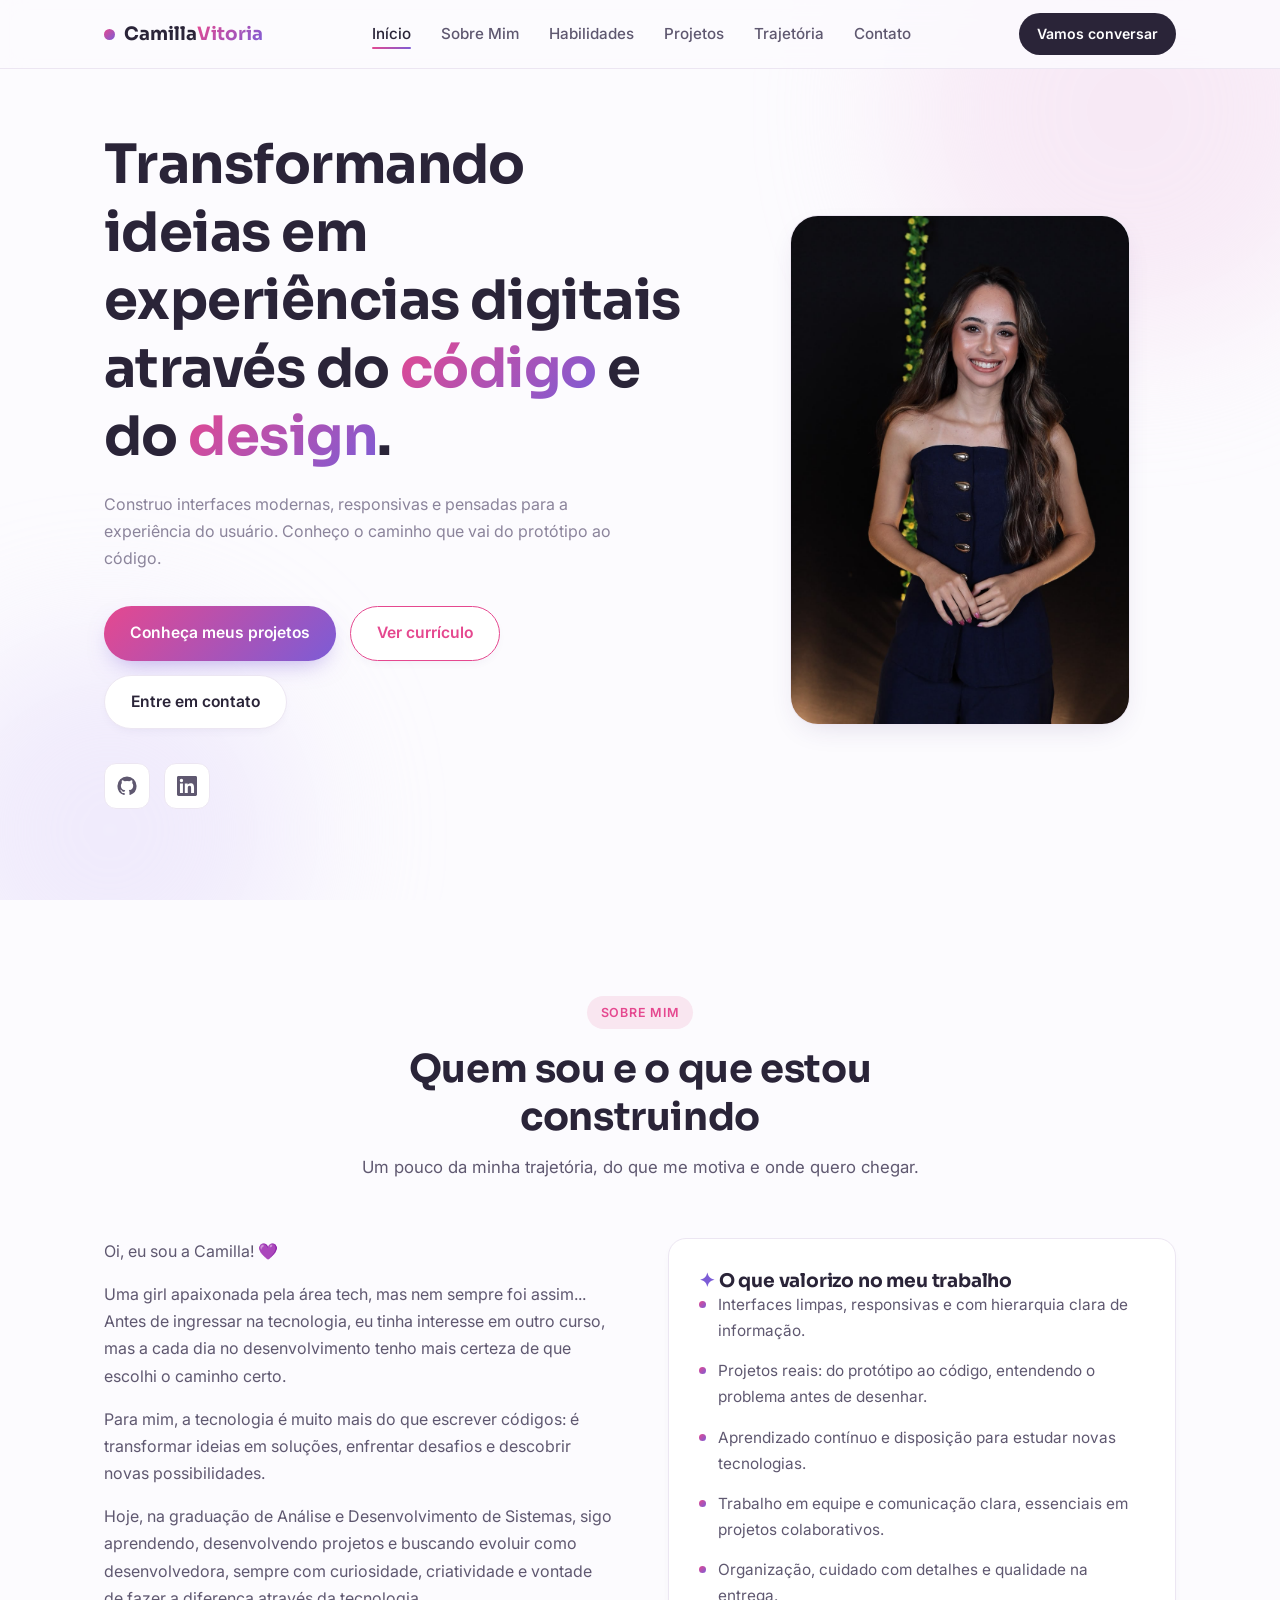
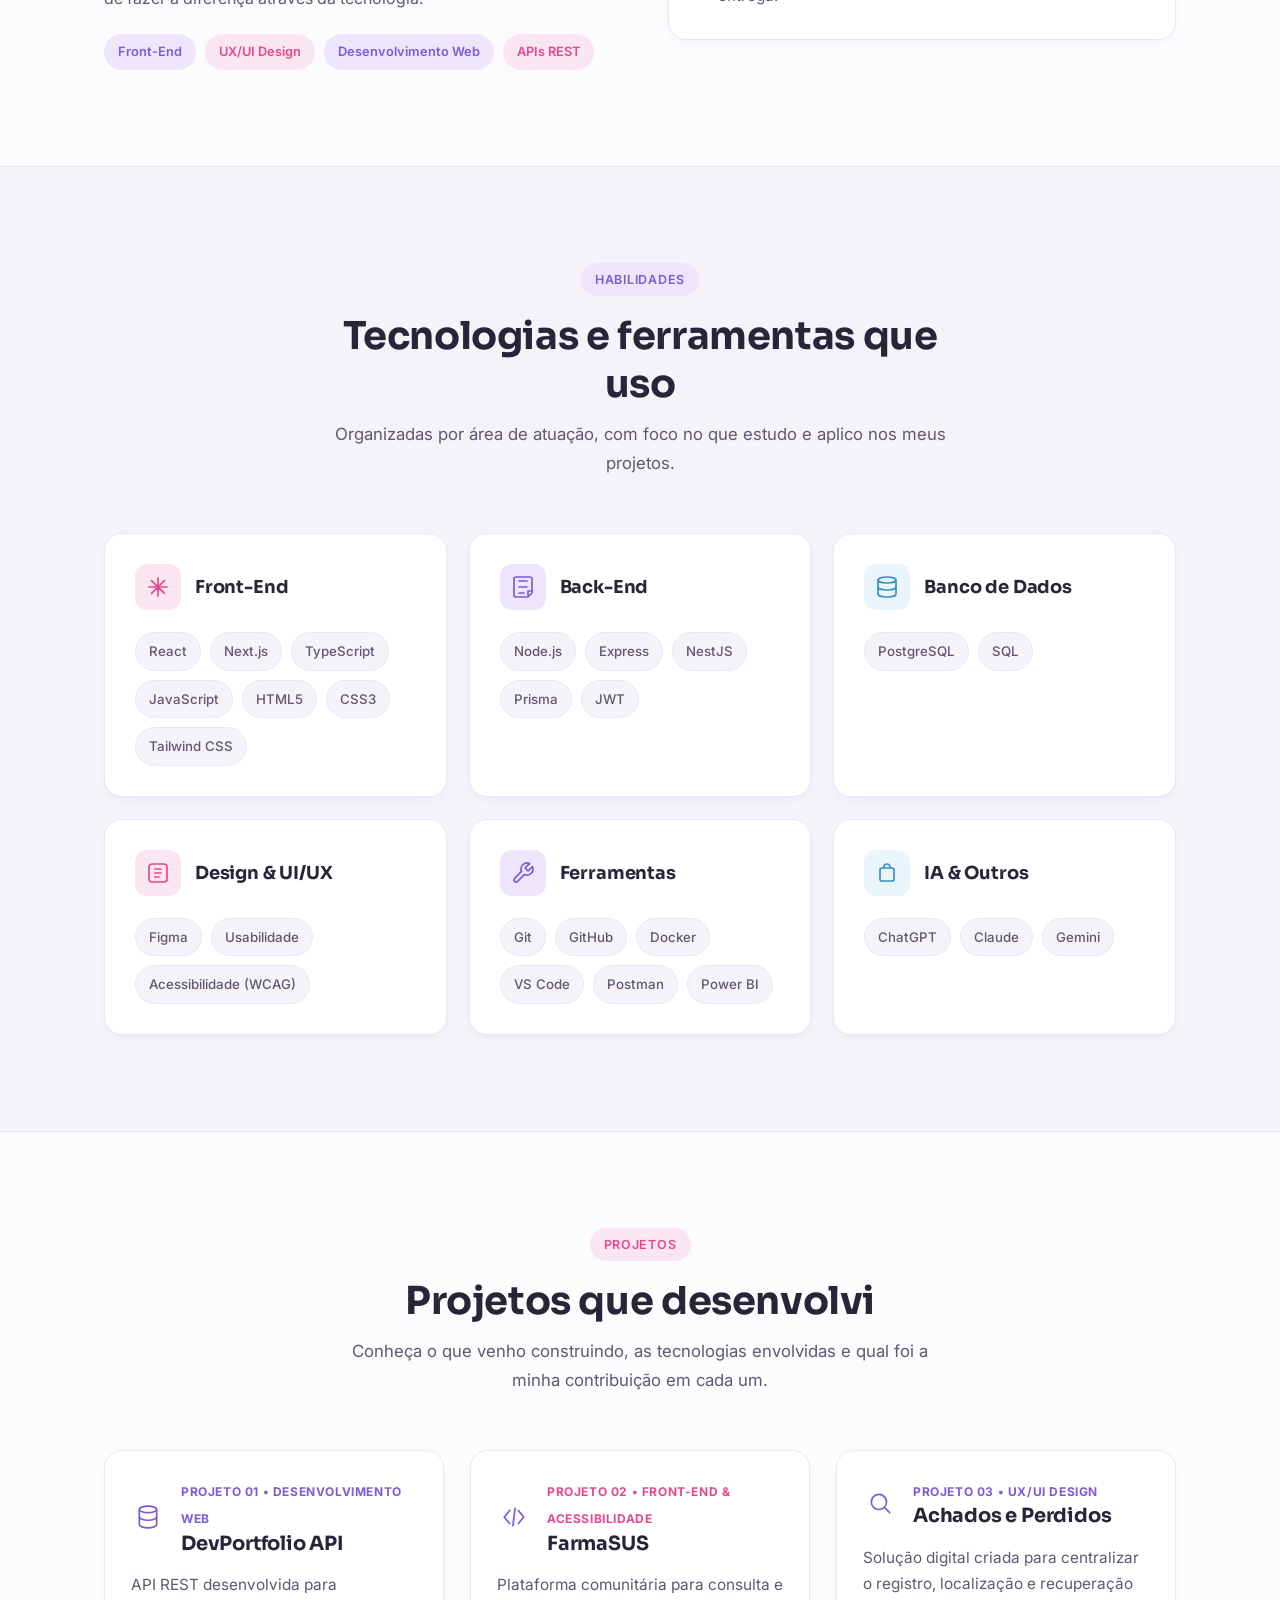
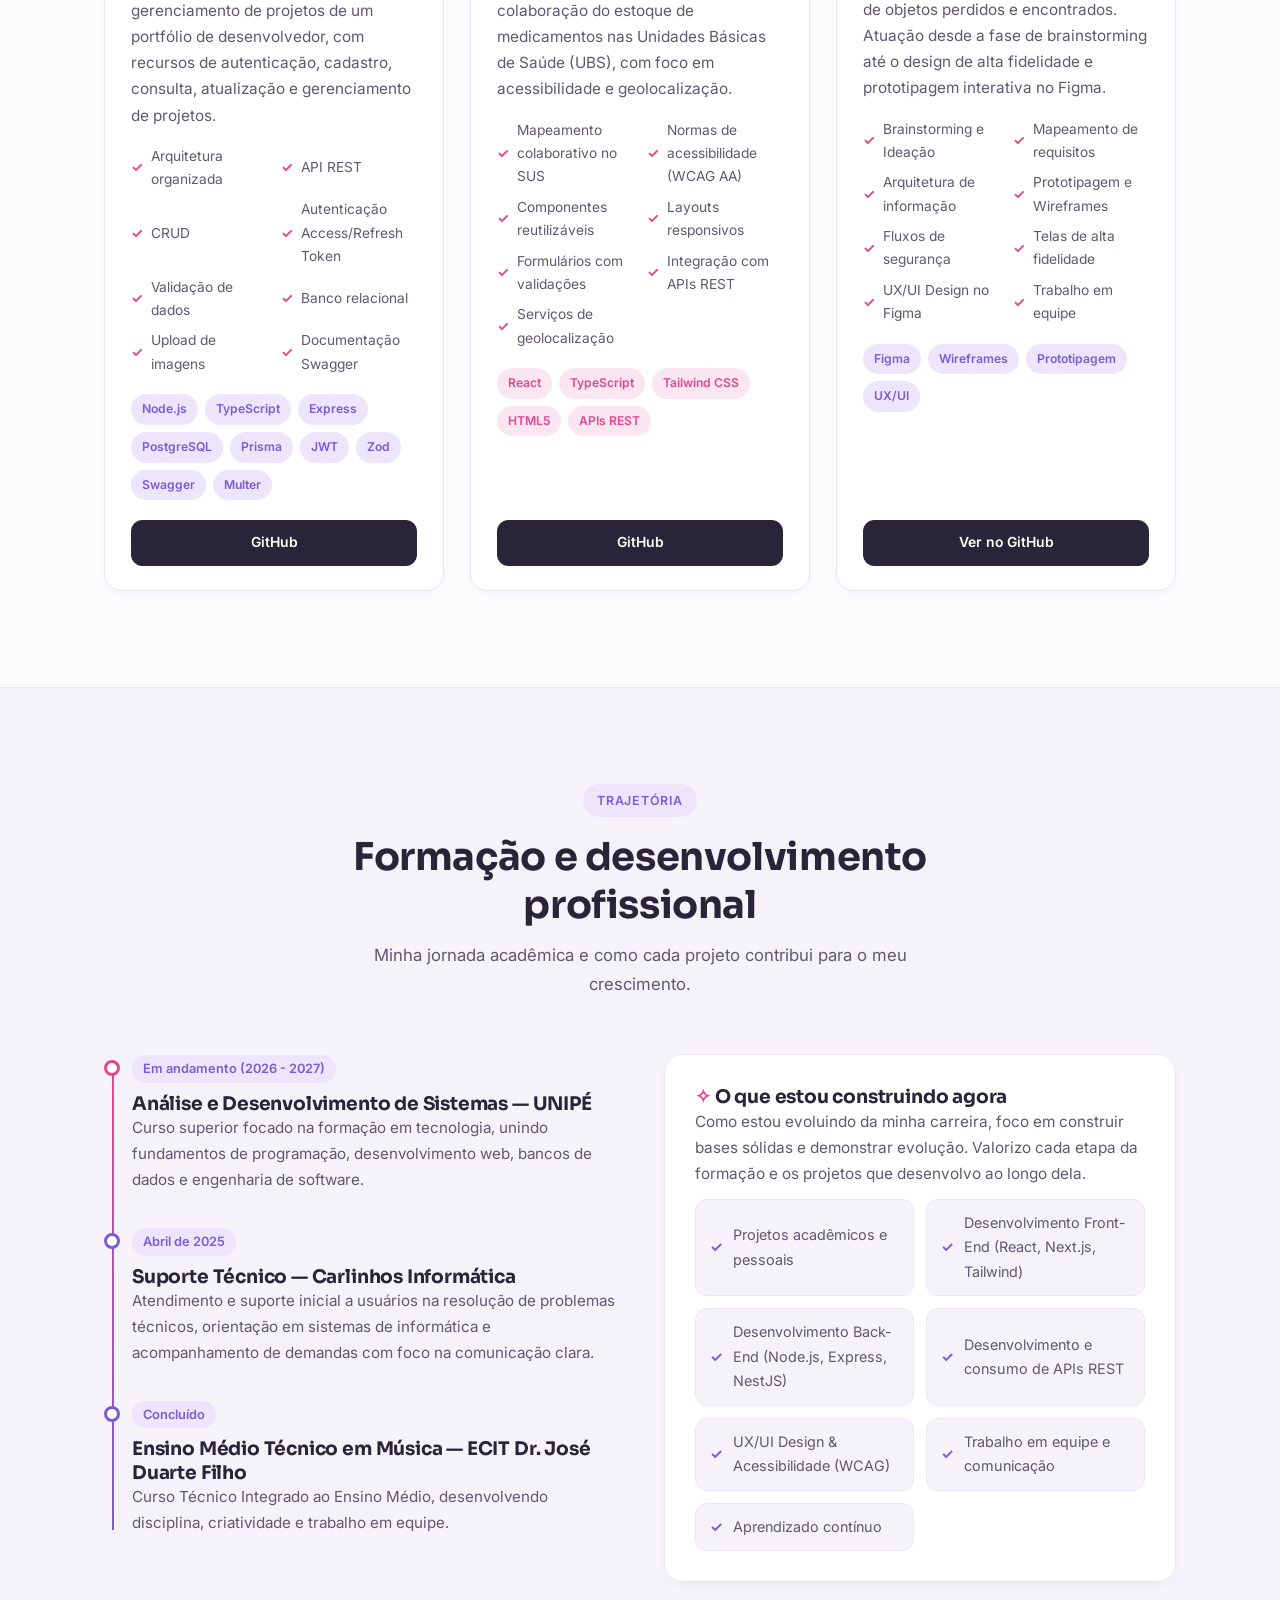
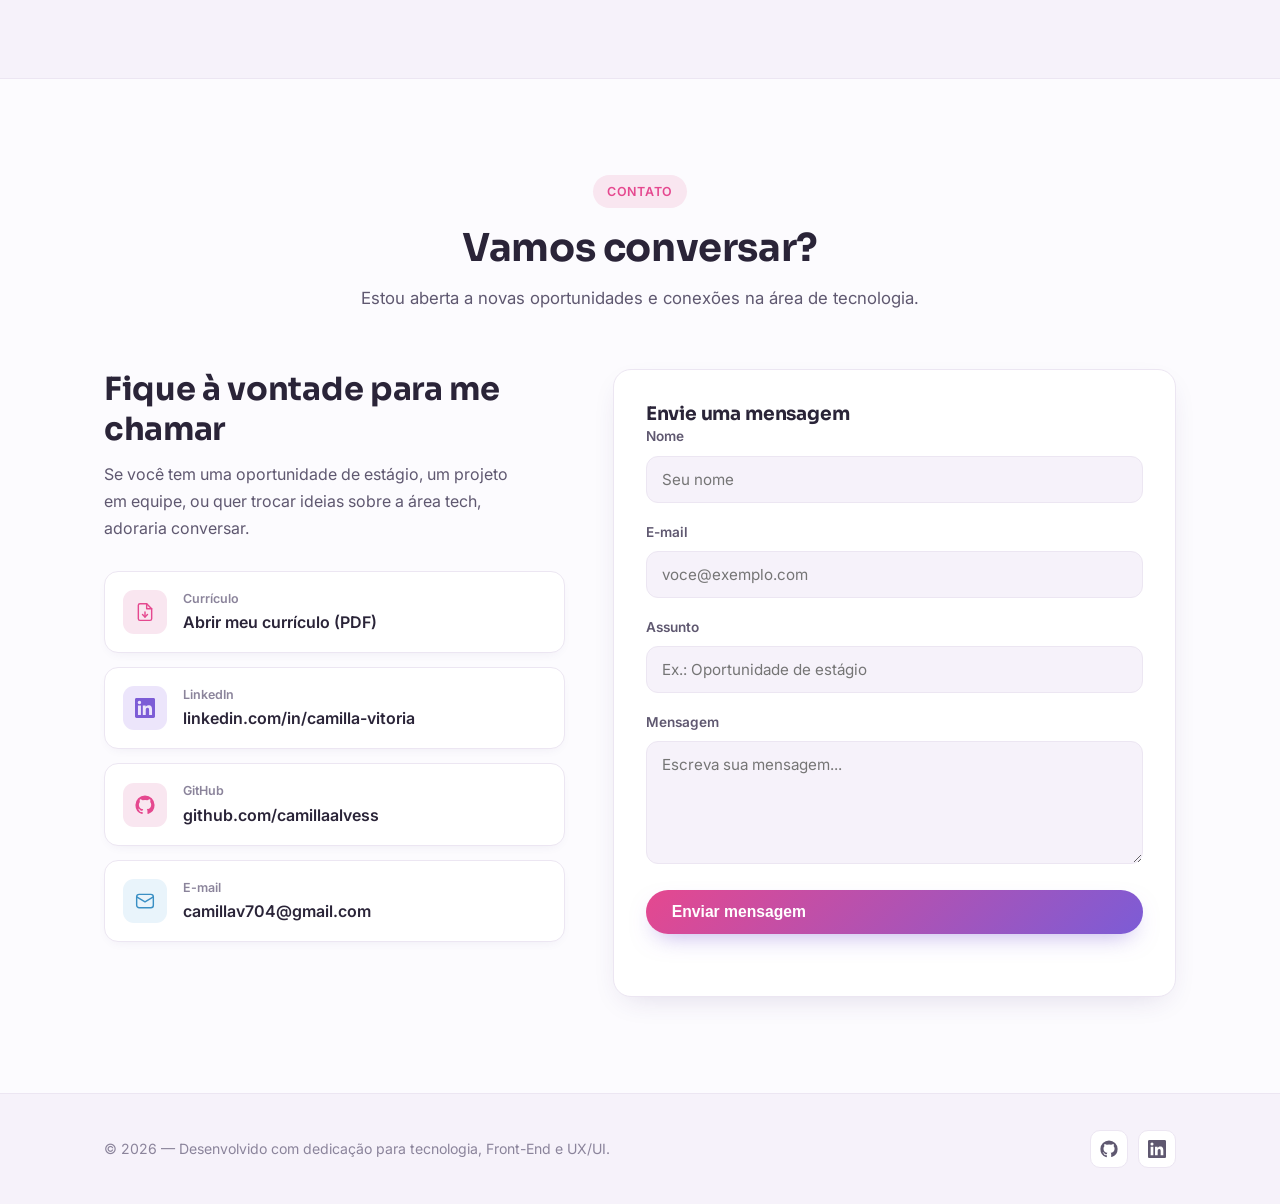
<file: index.html>
<!DOCTYPE html>
<html lang="pt-BR">
<head>
<meta charset="UTF-8">
<meta name="viewport" content="width=device-width, initial-scale=1.0">
<title>camilla.tech</title>
<meta name="description" content="Portfólio de estudante de Análise e Desenvolvimento de Sistemas com foco em desenvolvimento Front-End, web e UX/UI Design. Projetos, habilidades e trajetória.">
<meta property="og:title" content="Estudante de ADS | Front-End &amp; UX/UI">
<meta property="og:description" content="Portfólio com projetos de desenvolvimento web, Front-End e UX/UI Design.">
<meta property="og:type" content="website">
<link rel="preconnect" href="https://fonts.googleapis.com">
<link rel="preconnect" href="https://fonts.gstatic.com" crossorigin>
<link href="https://fonts.googleapis.com/css2?family=Sora:wght@400;500;600;700&family=Inter:wght@400;500;600&display=swap" rel="stylesheet">

<link rel="stylesheet" href="./src/css/style.css">
</head>
<body>

<!-- NAV -->
<nav class="nav" id="nav">
  <div class="nav-inner">
    <a href="#inicio" class="brand" aria-label="Voltar ao início"><span class="brand-dot"></span><span>Camilla<b>Vitoria</b></span></a>
    <ul class="nav-links" id="navLinks">
      <li><a href="#inicio" class="active">Início</a></li>
      <li><a href="#sobre">Sobre Mim</a></li>
      <li><a href="#habilidades">Habilidades</a></li>
      <li><a href="#projetos">Projetos</a></li>
      <li><a href="#trajetoria">Trajetória</a></li>
      <li><a href="#contato">Contato</a></li>
    </ul>
    <a href="#contato" class="nav-cta">Vamos conversar</a>
    <button class="burger" id="burger" aria-label="Abrir menu" aria-expanded="false">
      <span></span><span></span><span></span>
    </button>
  </div>
</nav>

<!-- MAIN CONTENT -->
<main>

  <!-- HERO -->
  <header class="hero" id="inicio">
    <div class="blob blob-1"></div>
    <div class="blob blob-2"></div>
    <div class="container hero-grid">
      <div class="hero-copy">
        <h1>Transformando ideias em experiências digitais através do <span class="hl">código</span> e do <span class="hl">design</span>.</h1>
        <p class="hero-p">Construo interfaces modernas, responsivas e pensadas para a experiência do usuário. Conheço o caminho que vai do protótipo ao código.</p>
        <div class="hero-actions">
          <a href="#projetos" class="btn btn-primary">Conheça meus projetos</a>
          <a href="src/assets/docs/curriculo.pdf" class="btn btn-curriculo" target="_blank" rel="noopener">Ver currículo</a>
          <a href="#contato" class="btn btn-ghost">Entre em contato</a>
        </div>
        <div class="socials">
          <a href="https://github.com/camillaalvess" aria-label="GitHub" target="_blank" rel="noopener">
            <svg width="20" height="20" viewBox="0 0 24 24" fill="currentColor"><path d="M12 .5A11.5 11.5 0 0 0 .5 12a11.5 11.5 0 0 0 7.86 10.92c.58.1.79-.25.79-.56v-2c-3.2.7-3.87-1.54-3.87-1.54-.53-1.33-1.28-1.68-1.28-1.68-1.04-.71.08-.7.08-.7 1.15.08 1.76 1.19 1.76 1.19 1.03 1.75 2.69 1.25 3.34.95.1-.74.4-1.25.73-1.54-2.55-.29-5.23-1.28-5.23-5.68 0-1.26.45-2.28 1.19-3.09-.12-.29-.52-1.46.11-3.05 0 0 .97-.31 3.18 1.18a11 11 0 0 1 5.78 0c2.2-1.49 3.18-1.18 3.18-1.18.63 1.59.23 2.76.11 3.05.74.81 1.19 1.83 1.19 3.09 0 4.41-2.69 5.38-5.25 5.67.41.35.77 1.04.77 2.1v3.11c0 .31.21.67.8.56A11.5 11.5 0 0 0 23.5 12 11.5 11.5 0 0 0 12 .5Z"/></svg>
          </a>
          <a href="https://www.linkedin.com/in/camilla-vitoria/" aria-label="LinkedIn" target="_blank" rel="noopener">
            <svg width="20" height="20" viewBox="0 0 24 24" fill="currentColor"><path d="M20.45 20.45h-3.55v-5.57c0-1.33-.03-3.04-1.85-3.04-1.85 0-2.14 1.45-2.14 2.94v5.67H9.36V9h3.41v1.56h.05c.47-.9 1.63-1.85 3.36-1.85 3.6 0 4.27 2.37 4.27 5.45v6.29zM5.34 7.43a2.06 2.06 0 1 1 0-4.12 2.06 2.06 0 0 1 0 4.12zM7.12 20.45H3.56V9h3.56v11.45zM22.22 0H1.77C.79 0 0 .77 0 1.72v20.55C0 23.23.79 24 1.77 24h20.45c.98 0 1.78-.77 1.78-1.73V1.72C24 .77 23.2 0 22.22 0z"/></svg>
          </a>
        </div>
      </div>
      <div class="hero-visual">
        <div class="avatar-card">
          <img src="src/assets/images/foto.png" alt="Foto de Camilla Vitoria" class="avatar-img">
        </div>
      </div>
    </div>
  </header>

  <!-- SOBRE -->
  <section class="section" id="sobre">
    <div class="container">
      <div class="section-head reveal">
        <span class="eyebrow pink">Sobre Mim</span>
        <h2>Quem sou e o que estou construindo</h2>
        <p>Um pouco da minha trajetória, do que me motiva e onde quero chegar.</p>
      </div>
      <div class="about-grid">
        <div class="about-copy reveal">
          <p>Oi, eu sou a Camilla! 💜</p>
          <p>Uma girl apaixonada pela área tech, mas nem sempre foi assim... Antes de ingressar na tecnologia, eu tinha interesse em outro curso, mas a cada dia no desenvolvimento tenho mais certeza de que escolhi o caminho certo.</p>
          <p>Para mim, a tecnologia é muito mais do que escrever códigos: é transformar ideias em soluções, enfrentar desafios e descobrir novas possibilidades.</p>
          <p>Hoje, na graduação de Análise e Desenvolvimento de Sistemas, sigo aprendendo, desenvolvendo projetos e buscando evoluir como desenvolvedora, sempre com curiosidade, criatividade e vontade de fazer a diferença através da tecnologia.</p>
          <div class="about-tags">
            <span class="tag">Front-End</span>
            <span class="tag pink">UX/UI Design</span>
            <span class="tag">Desenvolvimento Web</span>
            <span class="tag pink">APIs REST</span>
          </div>
        </div>
        <div class="about-card reveal">
          <h3><span class="mi">✦</span> O que valorizo no meu trabalho</h3>
          <ul class="about-list">
            <li><span class="dot"></span>Interfaces limpas, responsivas e com hierarquia clara de informação.</li>
            <li><span class="dot"></span>Projetos reais: do protótipo ao código, entendendo o problema antes de desenhar.</li>
            <li><span class="dot"></span>Aprendizado contínuo e disposição para estudar novas tecnologias.</li>
            <li><span class="dot"></span>Trabalho em equipe e comunicação clara, essenciais em projetos colaborativos.</li>
            <li><span class="dot"></span>Organização, cuidado com detalhes e qualidade na entrega.</li>
          </ul>
        </div>
      </div>
    </div>
  </section>

  <!-- HABILIDADES -->
  <section class="section skills" id="habilidades">
    <div class="container">
      <div class="section-head reveal">
        <span class="eyebrow">Habilidades</span>
        <h2>Tecnologias e ferramentas que uso</h2>
        <p>Organizadas por área de atuação, com foco no que estudo e aplico nos meus projetos.</p>
      </div>
      <div class="skills-grid">
        <div class="skill-card reveal">
          <div class="skill-top">
            <span class="skill-ico i1">
              <svg width="24" height="24" viewBox="0 0 24 24" fill="none" stroke="currentColor" stroke-width="1.7" stroke-linecap="round" stroke-linejoin="round"><path d="M12 3v18M3 12h18M5.6 5.6l12.8 12.8M18.4 5.6 5.6 18.4"/></svg>
            </span>
            <h3>Front-End</h3>
          </div>
          <div class="skill-badges">
            <span class="badge">React</span>
            <span class="badge">Next.js</span>
            <span class="badge">TypeScript</span>
            <span class="badge">JavaScript</span>
            <span class="badge">HTML5</span>
            <span class="badge">CSS3</span>
            <span class="badge">Tailwind CSS</span>
          </div>
        </div>
        <div class="skill-card reveal">
          <div class="skill-top">
            <span class="skill-ico i2">
              <svg width="24" height="24" viewBox="0 0 24 24" fill="none" stroke="currentColor" stroke-width="1.7" stroke-linecap="round" stroke-linejoin="round"><path d="M8 6h8M8 12h8M8 18h5"/><path d="M3 4a2 2 0 0 1 2-2h14a2 2 0 0 1 2 2v14l-4 4H5a2 2 0 0 1-2-2z"/><path d="M17 20v-4h4"/></svg>
            </span>
            <h3>Back-End</h3>
          </div>
          <div class="skill-badges">
            <span class="badge">Node.js</span>
            <span class="badge">Express</span>
            <span class="badge">NestJS</span>
            <span class="badge">Prisma</span>
            <span class="badge">JWT</span>
          </div>
        </div>
        <div class="skill-card reveal">
          <div class="skill-top">
            <span class="skill-ico i3">
              <svg width="24" height="24" viewBox="0 0 24 24" fill="none" stroke="currentColor" stroke-width="1.7" stroke-linecap="round" stroke-linejoin="round"><ellipse cx="12" cy="5" rx="9" ry="3"/><path d="M3 5v14c0 1.66 4 3 9 3s9-1.34 9-3V5"/><path d="M3 12c0 1.66 4 3 9 3s9-1.34 9-3"/></svg>
            </span>
            <h3>Banco de Dados</h3>
          </div>
          <div class="skill-badges">
            <span class="badge">PostgreSQL</span>
            <span class="badge">SQL</span>
          </div>
        </div>
        <div class="skill-card reveal">
          <div class="skill-top">
            <span class="skill-ico i4">
              <svg width="24" height="24" viewBox="0 0 24 24" fill="none" stroke="currentColor" stroke-width="1.7" stroke-linecap="round" stroke-linejoin="round"><rect x="3" y="3" width="18" height="18" rx="3"/><path d="M9 8h6M9 12h6M9 16h4"/></svg>
            </span>
            <h3>Design &amp; UI/UX</h3>
          </div>
          <div class="skill-badges">
            <span class="badge">Figma</span>
            <span class="badge">Usabilidade</span>
            <span class="badge">Acessibilidade (WCAG)</span>
          </div>
        </div>
        <div class="skill-card reveal">
          <div class="skill-top">
            <span class="skill-ico i5">
              <svg width="24" height="24" viewBox="0 0 24 24" fill="none" stroke="currentColor" stroke-width="1.7" stroke-linecap="round" stroke-linejoin="round"><path d="M14.7 6.3a1 1 0 0 0 0 1.4l1.6 1.6a1 1 0 0 0 1.4 0l3.77-3.77a6 6 0 0 1-7.94 7.94l-6.91 6.91a2.12 2.12 0 0 1-3-3l6.91-6.91a6 6 0 0 1 7.94-7.94l-3.76 3.76z"/></svg>
            </span>
            <h3>Ferramentas</h3>
          </div>
          <div class="skill-badges">
            <span class="badge">Git</span>
            <span class="badge">GitHub</span>
            <span class="badge">Docker</span>
            <span class="badge">VS Code</span>
            <span class="badge">Postman</span>
            <span class="badge">Power BI</span>
          </div>
        </div>
        <div class="skill-card reveal">
          <div class="skill-top">
            <span class="skill-ico i6">
              <svg width="24" height="24" viewBox="0 0 24 24" fill="none" stroke="currentColor" stroke-width="1.7" stroke-linecap="round" stroke-linejoin="round"><path d="M12 3a3 3 0 0 0-3 3v1H7a2 2 0 0 0-2 2v9a2 2 0 0 0 2 2h10a2 2 0 0 0 2-2V9a2 2 0 0 0-2-2h-2V6a3 3 0 0 0-3-3z"/><path d="M9 7h6"/></svg>
            </span>
            <h3>IA &amp; Outros</h3>
          </div>
          <div class="skill-badges">
            <span class="badge">ChatGPT</span>
            <span class="badge">Claude</span>
            <span class="badge">Gemini</span>
          </div>
        </div>
      </div>
    </div>
  </section>

  <!-- PROJETOS -->
  <section class="section" id="projetos">
    <div class="container">
      <div class="section-head reveal">
        <span class="eyebrow pink">Projetos</span>
        <h2>Projetos que desenvolvi</h2>
        <p>Conheça o que venho construindo, as tecnologias envolvidas e qual foi a minha contribuição em cada um.</p>
      </div>
      <div class="projects-grid">

        <!-- Projeto 01 -->
        <article class="project reveal">
          <div class="project-body">
            <div class="project-head">
              <span class="project-ico" aria-hidden="true">
                <svg width="26" height="26" viewBox="0 0 24 24" fill="none" stroke="currentColor" stroke-width="1.6" stroke-linecap="round" stroke-linejoin="round"><ellipse cx="12" cy="5" rx="8" ry="3"/><path d="M4 5v14c0 1.66 3.58 3 8 3s8-1.34 8-3V5"/><path d="M4 12c0 1.66 3.58 3 8 3s8-1.34 8-3"/></svg>
              </span>
              <div class="project-title">
                <span class="project-cat purple">Projeto 01 • Desenvolvimento Web</span>
                <h3>DevPortfolio API</h3>
              </div>
            </div>
            <p class="project-desc">API REST desenvolvida para gerenciamento de projetos de um portfólio de desenvolvedor, com recursos de autenticação, cadastro, consulta, atualização e gerenciamento de projetos.</p>
            <ul class="project-feats">
              <li><span class="ck">✓</span>Arquitetura organizada</li>
              <li><span class="ck">✓</span>API REST</li>
              <li><span class="ck">✓</span>CRUD</li>
              <li><span class="ck">✓</span>Autenticação Access/Refresh Token</li>
              <li><span class="ck">✓</span>Validação de dados</li>
              <li><span class="ck">✓</span>Banco relacional</li>
              <li><span class="ck">✓</span>Upload de imagens</li>
              <li><span class="ck">✓</span>Documentação Swagger</li>
            </ul>
            <div class="chips">
              <span class="chip">Node.js</span>
              <span class="chip">TypeScript</span>
              <span class="chip">Express</span>
              <span class="chip">PostgreSQL</span>
              <span class="chip">Prisma</span>
              <span class="chip">JWT</span>
              <span class="chip">Zod</span>
              <span class="chip">Swagger</span>
              <span class="chip">Multer</span>
            </div>
            <div class="project-links">
              <a href="https://github.com/camillaalvess/devportfolio-api" class="plink primary" target="_blank" rel="noopener">GitHub</a>
            </div>
          </div>
        </article>

        <!-- Projeto 02 (FarmaSUS) -->
        <article class="project reveal">
          <div class="project-body">
            <div class="project-head">
              <span class="project-ico" aria-hidden="true">
                <svg width="26" height="26" viewBox="0 0 24 24" fill="none" stroke="currentColor" stroke-width="1.6" stroke-linecap="round" stroke-linejoin="round"><path d="m8 6-5 6 5 6"/><path d="m16 6 5 6-5 6"/><path d="M13 4l-2 16"/></svg>
              </span>
              <div class="project-title">
                <span class="project-cat">Projeto 02 • Front-End &amp; Acessibilidade</span>
                <h3>FarmaSUS</h3>
              </div>
            </div>
            <p class="project-desc">Plataforma comunitária para consulta e colaboração do estoque de medicamentos nas Unidades Básicas de Saúde (UBS), com foco em acessibilidade e geolocalização.</p>
            <ul class="project-feats">
              <li><span class="ck">✓</span>Mapeamento colaborativo no SUS</li>
              <li><span class="ck">✓</span>Normas de acessibilidade (WCAG AA)</li>
              <li><span class="ck">✓</span>Componentes reutilizáveis</li>
              <li><span class="ck">✓</span>Layouts responsivos</li>
              <li><span class="ck">✓</span>Formulários com validações</li>
              <li><span class="ck">✓</span>Integração com APIs REST</li>
              <li><span class="ck">✓</span>Serviços de geolocalização</li>
            </ul>
            <div class="chips">
              <span class="chip pink">React</span>
              <span class="chip pink">TypeScript</span>
              <span class="chip pink">Tailwind CSS</span>
              <span class="chip pink">HTML5</span>
              <span class="chip pink">APIs REST</span>
            </div>
            <div class="project-links">
              <a href="https://github.com/camillaalvess/FarmaSUS" class="plink primary" target="_blank" rel="noopener">GitHub</a>
            </div>
          </div>
        </article>

        <!-- Projeto 03 -->
        <article class="project reveal">
          <div class="project-body">
            <div class="project-head">
              <span class="project-ico" aria-hidden="true">
                <svg width="26" height="26" viewBox="0 0 24 24" fill="none" stroke="currentColor" stroke-width="1.6" stroke-linecap="round" stroke-linejoin="round"><circle cx="11" cy="11" r="7"/><path d="m21 21-4.3-4.3"/></svg>
              </span>
              <div class="project-title">
                <span class="project-cat purple">Projeto 03 • UX/UI Design</span>
                <h3>Achados e Perdidos</h3>
              </div>
            </div>
            <p class="project-desc">Solução digital criada para centralizar o registro, localização e recuperação de objetos perdidos e encontrados. Atuação desde a fase de brainstorming até o design de alta fidelidade e prototipagem interativa no Figma.</p>
            <ul class="project-feats">
              <li><span class="ck">✓</span>Brainstorming e Ideação</li>
              <li><span class="ck">✓</span>Mapeamento de requisitos</li>
              <li><span class="ck">✓</span>Arquitetura de informação</li>
              <li><span class="ck">✓</span>Prototipagem e Wireframes</li>
              <li><span class="ck">✓</span>Fluxos de segurança</li>
              <li><span class="ck">✓</span>Telas de alta fidelidade</li>
              <li><span class="ck">✓</span>UX/UI Design no Figma</li>
              <li><span class="ck">✓</span>Trabalho em equipe</li>
            </ul>
            <div class="chips">
              <span class="chip">Figma</span>
              <span class="chip">Wireframes</span>
              <span class="chip">Prototipagem</span>
              <span class="chip">UX/UI</span>
            </div>
            <div class="project-links">
              <a href="https://github.com/camillaalvess/achados-perdidos" class="plink primary" target="_blank" rel="noopener">Ver no GitHub</a>
            </div>
          </div>
        </article>

      </div>
    </div>
  </section>

  <!-- TRAJETÓRIA -->
  <section class="section trajectory" id="trajetoria">
    <div class="container">
      <div class="section-head reveal">
        <span class="eyebrow">Trajetória</span>
        <h2>Formação e desenvolvimento profissional</h2>
        <p>Minha jornada acadêmica e como cada projeto contribui para o meu crescimento.</p>
      </div>
      <div class="traj-grid">
        <div class="timeline reveal">
          <div class="tl-item">
            <span class="tl-date">Em andamento (2026 - 2027)</span>
            <h3>Análise e Desenvolvimento de Sistemas — UNIPÉ</h3>
            <p>Curso superior focado na formação em tecnologia, unindo fundamentos de programação, desenvolvimento web, bancos de dados e engenharia de software.</p>
          </div>
          <div class="tl-item">
            <span class="tl-date">Abril de 2025</span>
            <h3>Suporte Técnico — Carlinhos Informática</h3>
            <p>Atendimento e suporte inicial a usuários na resolução de problemas técnicos, orientação em sistemas de informática e acompanhamento de demandas com foco na comunicação clara.</p>
          </div>
          <div class="tl-item">
            <span class="tl-date">Concluído</span>
            <h3>Ensino Médio Técnico em Música — ECIT Dr. José Duarte Filho</h3>
            <p>Curso Técnico Integrado ao Ensino Médio, desenvolvendo disciplina, criatividade e trabalho em equipe.</p>
          </div>
        </div>
        <div class="traj-note reveal">
          <h3><span class="mi">✧</span> O que estou construindo agora</h3>
          <p>Como estou evoluindo da minha carreira, foco em construir bases sólidas e demonstrar evolução. Valorizo cada etapa da formação e os projetos que desenvolvo ao longo dela.</p>
          <ul class="dev-list">
            <li><span class="ck">✓</span>Projetos acadêmicos e pessoais</li>
            <li><span class="ck">✓</span>Desenvolvimento Front-End (React, Next.js, Tailwind)</li>
            <li><span class="ck">✓</span>Desenvolvimento Back-End (Node.js, Express, NestJS)</li>
            <li><span class="ck">✓</span>Desenvolvimento e consumo de APIs REST</li>
            <li><span class="ck">✓</span>UX/UI Design &amp; Acessibilidade (WCAG)</li>
            <li><span class="ck">✓</span>Trabalho em equipe e comunicação</li>
            <li><span class="ck">✓</span>Aprendizado contínuo</li>
          </ul>
        </div>
      </div>
    </div>
  </section>

  <!-- CONTATO -->
  <section class="section" id="contato">
    <div class="container">
      <div class="section-head reveal">
        <span class="eyebrow pink">Contato</span>
        <h2>Vamos conversar?</h2>
        <p>Estou aberta a novas oportunidades e conexões na área de tecnologia.</p>
      </div>
      <div class="contact-grid">
        <div class="contact-info reveal">
          <h3>Fique à vontade para me chamar</h3>
          <p>Se você tem uma oportunidade de estágio, um projeto em equipe, ou quer trocar ideias sobre a área tech, adoraria conversar.</p>
          <div class="contact-channels">
            <a href="src/assets/docs/curriculo.pdf" class="c-channel c-resume" target="_blank" rel="noopener">
              <span class="c-ico m4">
                <svg width="20" height="20" viewBox="0 0 24 24" fill="none" stroke="currentColor" stroke-width="1.7" stroke-linecap="round" stroke-linejoin="round"><path d="M14 2H6a2 2 0 0 0-2 2v16a2 2 0 0 0 2 2h12a2 2 0 0 0 2-2V8z"/><path d="M14 2v6h6"/><path d="M12 18v-6"/><path d="m9 15 3 3 3-3"/></svg>
              </span>
              <div>
                <div class="lbl">Currículo</div>
                <div class="val">Abrir meu currículo (PDF)</div>
              </div>
            </a>
            <a href="https://www.linkedin.com/in/camilla-vitoria/" class="c-channel" target="_blank" rel="noopener">
              <span class="c-ico m1">
                <svg width="20" height="20" viewBox="0 0 24 24" fill="currentColor"><path d="M20.45 20.45h-3.55v-5.57c0-1.33-.03-3.04-1.85-3.04-1.85 0-2.14 1.45-2.14 2.94v5.67H9.36V9h3.41v1.56h.05c.47-.9 1.63-1.85 3.36-1.85 3.6 0 4.27 2.37 4.27 5.45v6.29zM5.34 7.43a2.06 2.06 0 1 1 0-4.12 2.06 2.06 0 0 1 0 4.12zM7.12 20.45H3.56V9h3.56v11.45zM22.22 0H1.77C.79 0 0 .77 0 1.72v20.55C0 23.23.79 24 1.77 24h20.45c.98 0 1.78-.77 1.78-1.73V1.72C24 .77 23.2 0 22.22 0z"/></svg>
              </span>
              <div>
                <div class="lbl">LinkedIn</div>
                <div class="val">linkedin.com/in/camilla-vitoria</div>
              </div>
            </a>
            <a href="https://github.com/camillaalvess" class="c-channel" target="_blank" rel="noopener">
              <span class="c-ico m2">
                <svg width="20" height="20" viewBox="0 0 24 24" fill="currentColor"><path d="M12 .5A11.5 11.5 0 0 0 .5 12a11.5 11.5 0 0 0 7.86 10.92c.58.1.79-.25.79-.56v-2c-3.2.7-3.87-1.54-3.87-1.54-.53-1.33-1.28-1.68-1.28-1.68-1.04-.71.08-.7.08-.7 1.15.08 1.76 1.19 1.76 1.19 1.03 1.75 2.69 1.25 3.34.95.1-.74.4-1.25.73-1.54-2.55-.29-5.23-1.28-5.23-5.68 0-1.26.45-2.28 1.19-3.09-.12-.29-.52-1.46.11-3.05 0 0 .97-.31 3.18 1.18a11 11 0 0 1 5.78 0c2.2-1.49 3.18-1.18 3.18-1.18.63 1.59.23 2.76.11 3.05.74.81 1.19 1.83 1.19 3.09 0 4.41-2.69 5.38-5.25 5.67.41.35.77 1.04.77 2.1v3.11c0 .31.21.67.8.56A11.5 11.5 0 0 0 23.5 12 11.5 11.5 0 0 0 12 .5Z"/></svg>
              </span>
              <div>
                <div class="lbl">GitHub</div>
                <div class="val">github.com/camillaalvess</div>
              </div>
            </a>
            <a href="mailto:camillav704@gmail.com" class="c-channel">
              <span class="c-ico m3">
                <svg width="20" height="20" viewBox="0 0 24 24" fill="none" stroke="currentColor" stroke-width="1.7" stroke-linecap="round" stroke-linejoin="round"><rect x="2" y="4" width="20" height="16" rx="3"/><path d="m2 7 10 6 10-6"/></svg>
              </span>
              <div>
                <div class="lbl">E-mail</div>
                <div class="val">camillav704@gmail.com</div>
              </div>
            </a>
          </div>
        </div>
        <form class="contact-form reveal" id="contactForm" novalidate>
          <h3>Envie uma mensagem</h3>
          <div class="field">
            <label for="nome">Nome</label>
            <input type="text" id="nome" name="nome" placeholder="Seu nome" required>
          </div>
          <div class="field">
            <label for="email">E-mail</label>
            <input type="email" id="email" name="email" placeholder="voce@exemplo.com" required>
          </div>
          <div class="field">
            <label for="assunto">Assunto</label>
            <input type="text" id="assunto" name="assunto" placeholder="Ex.: Oportunidade de estágio">
          </div>
          <div class="field">
            <label for="mensagem">Mensagem</label>
            <textarea id="mensagem" name="mensagem" rows="5" placeholder="Escreva sua mensagem..." required></textarea>
          </div>
          <button type="submit" class="btn btn-primary form-submit">Enviar mensagem</button>
          <p class="form-msg" id="formMsg" role="status" aria-live="polite"></p>
        </form>
      </div>
    </div>
  </section>

</main>

<footer>
  <div class="footer-inner">
    <p>© <span id="year"></span> — Desenvolvido com dedicação para tecnologia, Front-End e UX/UI.</p>
    <div class="footer-social">
      <a href="https://github.com/camillaalvess" aria-label="GitHub" target="_blank" rel="noopener">
        <svg width="18" height="18" viewBox="0 0 24 24" fill="currentColor"><path d="M12 .5A11.5 11.5 0 0 0 .5 12a11.5 11.5 0 0 0 7.86 10.92c.58.1.79-.25.79-.56v-2c-3.2.7-3.87-1.54-3.87-1.54-.53-1.33-1.28-1.68-1.28-1.68-1.04-.71.08-.7.08-.7 1.15.08 1.76 1.19 1.76 1.19 1.03 1.75 2.69 1.25 3.34.95.1-.74.4-1.25.73-1.54-2.55-.29-5.23-1.28-5.23-5.68 0-1.26.45-2.28 1.19-3.09-.12-.29-.52-1.46.11-3.05 0 0 .97-.31 3.18 1.18a11 11 0 0 1 5.78 0c2.2-1.49 3.18-1.18 3.18-1.18.63 1.59.23 2.76.11 3.05.74.81 1.19 1.83 1.19 3.09 0 4.41-2.69 5.38-5.25 5.67.41.35.77 1.04.77 2.1v3.11c0 .31.21.67.8.56A11.5 11.5 0 0 0 23.5 12 11.5 11.5 0 0 0 12 .5Z"/></svg>
      </a>
      <a href="https://www.linkedin.com/in/camilla-vitoria/" aria-label="LinkedIn" target="_blank" rel="noopener">
        <svg width="18" height="18" viewBox="0 0 24 24" fill="currentColor"><path d="M20.45 20.45h-3.55v-5.57c0-1.33-.03-3.04-1.85-3.04-1.85 0-2.14 1.45-2.14 2.94v5.67H9.36V9h3.41v1.56h.05c.47-.9 1.63-1.85 3.36-1.85 3.6 0 4.27 2.37 4.27 5.45v6.29zM5.34 7.43a2.06 2.06 0 1 1 0-4.12 2.06 2.06 0 0 1 0 4.12zM7.12 20.45H3.56V9h3.56v11.45zM22.22 0H1.77C.79 0 0 .77 0 1.72v20.55C0 23.23.79 24 1.77 24h20.45c.98 0 1.78-.77 1.78-1.73V1.72C24 .77 23.2 0 22.22 0z"/></svg>
      </a>
    </div>
  </div>
</footer>

<script src="./src/js/script.js" defer></script>
</body>
</html>
</file>
<file: src/css/style.css>
/* ============================================================
   PORTFÓLIO — Camilla Vitoria
   Folha de estilos (style.css)
   ============================================================ */
:root{
  --bg:#fcfbfe;
  --bg-soft:#f6f2fa;
  --card:#ffffff;
  --ink:#2a2438;
  --ink-soft:#5f5870;
  --muted:#8b849b;
  --line:#ece6f2;
  --pink:#e5488f;
  --pink-soft:#f9e6f0;
  --purple:#7c5cd6;
  --purple-soft:#ece5fb;
  --grad:linear-gradient(135deg,#e5488f 0%,#7c5cd6 100%);
  --shadow:0 10px 30px -12px rgba(60,40,110,.18);
  --shadow-sm:0 4px 14px -8px rgba(60,40,110,.14);
  --radius:18px;
  --maxw:1120px;
}
*{margin:0;padding:0;box-sizing:border-box}
html{scroll-behavior:smooth;scroll-padding-top:84px}
body{
  font-family:'Inter',system-ui,-apple-system,sans-serif;
  background:var(--bg);
  color:var(--ink);
  line-height:1.7;
  -webkit-font-smoothing:antialiased;
  overflow-x:hidden;
}
h1,h2,h3,h4{font-family:'Sora',sans-serif;line-height:1.25;letter-spacing:-.01em}
a{text-decoration:none;color:inherit}
img{max-width:100%;display:block}
.container{max-width:var(--maxw);margin:0 auto;padding:0 24px}
.section{padding:96px 0}
.section-head{max-width:620px;margin:0 auto 56px;text-align:center}
.eyebrow{
  display:inline-flex;align-items:center;gap:8px;
  font-size:.78rem;font-weight:600;letter-spacing:.06em;text-transform:uppercase;
  color:var(--purple);background:var(--purple-soft);
  padding:6px 14px;border-radius:100px;margin-bottom:16px;
}
.eyebrow.pink{color:var(--pink);background:var(--pink-soft)}
.section-head h2{font-size:clamp(1.7rem,3.4vw,2.4rem);margin-bottom:12px}
.section-head p{color:var(--ink-soft);font-size:1.05rem}

/* ---------- NAV ---------- */
.nav{
  position:fixed;top:0;left:0;right:0;z-index:100;
  background:rgba(252,251,254,.82);
  backdrop-filter:blur(12px);
  border-bottom:1px solid var(--line);
  transition:box-shadow .3s;
}
.nav.scrolled{box-shadow:var(--shadow-sm)}
.nav-inner{max-width:var(--maxw);margin:0 auto;padding:0 24px;height:68px;display:flex;align-items:center;justify-content:space-between}
.brand{font-family:'Sora',sans-serif;font-weight:700;font-size:1.15rem;display:flex;align-items:center;gap:9px}
.brand-dot{width:11px;height:11px;border-radius:50%;background:var(--grad);display:inline-block}
.brand span b{background:var(--grad);-webkit-background-clip:text;background-clip:text;color:transparent}
.nav-links{display:flex;align-items:center;gap:30px;list-style:none}
.nav-links a{font-size:.95rem;color:var(--ink-soft);font-weight:500;position:relative;transition:color .2s}
.nav-links a::after{content:"";position:absolute;left:0;bottom:-6px;width:0;height:2px;border-radius:2px;background:var(--grad);transition:width .25s}
.nav-links a:hover,.nav-links a.active{color:var(--ink)}
.nav-links a:hover::after,.nav-links a.active::after{width:100%}
.nav-cta{
  background:var(--ink);color:#fff;padding:9px 18px;border-radius:100px;
  font-size:.88rem;font-weight:600;transition:background .2s,transform .2s;
}
.nav-cta:hover{background:var(--purple);transform:translateY(-1px)}
.burger{display:none;flex-direction:column;gap:5px;background:none;border:none;cursor:pointer;padding:6px}
.burger span{width:22px;height:2px;background:var(--ink);border-radius:2px;transition:.3s}
.burger.open span:nth-child(1){transform:translateY(7px) rotate(45deg)}
.burger.open span:nth-child(2){opacity:0}
.burger.open span:nth-child(3){transform:translateY(-7px) rotate(-45deg)}

/* ---------- HERO ---------- */
.hero{min-height:100vh;display:flex;align-items:center;padding:120px 0 80px;position:relative;overflow:hidden}
.blob{position:absolute;border-radius:50%;filter:blur(70px);opacity:.5;z-index:0;pointer-events:none}
.blob-1{width:460px;height:460px;background:#f3d9ee;top:-120px;right:-80px}
.blob-2{width:380px;height:380px;background:#e4dbfa;bottom:-120px;left:-80px}
.hero-grid{display:grid;grid-template-columns:1.15fr .85fr;gap:56px;align-items:center;position:relative;z-index:1;width:100%}
.hero-tag{
  display:inline-flex;align-items:center;gap:9px;font-size:.85rem;font-weight:600;
  color:var(--purple);background:var(--purple-soft);padding:8px 16px;border-radius:100px;margin-bottom:22px;
}
.pulse{width:8px;height:8px;border-radius:50%;background:var(--pink);position:relative}
.pulse::after{content:"";position:absolute;inset:-4px;border-radius:50%;border:2px solid var(--pink);opacity:.5;animation:pulse 2s infinite}
@keyframes pulse{0%{transform:scale(.6);opacity:.8}100%{transform:scale(1.6);opacity:0}}
.hero h1{font-size:clamp(2.1rem,5vw,3.4rem);margin-bottom:20px}
.hero h1 .hl{background:var(--grad);-webkit-background-clip:text;background-clip:text;color:transparent}
.hero-sub{color:var(--ink-soft);font-size:clamp(1.05rem,2vw,1.25rem);margin-bottom:12px;font-weight:500}
.hero-p{color:var(--muted);max-width:520px;margin-bottom:34px;font-size:1rem}
.hero-actions{display:flex;flex-wrap:wrap;gap:14px;margin-bottom:34px}
.btn{
  display:inline-flex;align-items:center;gap:9px;padding:13px 26px;border-radius:100px;
  font-weight:600;font-size:.98rem;transition:transform .2s,box-shadow .2s,background .2s;border:none;cursor:pointer;
}
.btn-primary{background:var(--grad);color:#fff;box-shadow:0 10px 24px -10px rgba(124,92,214,.55)}
.btn-primary:hover{transform:translateY(-2px);box-shadow:0 14px 30px -10px rgba(124,92,214,.6)}
.btn-ghost{background:#fff;color:var(--ink);border:1px solid var(--line);box-shadow:var(--shadow-sm)}
.btn-ghost:hover{border-color:var(--purple);color:var(--purple);transform:translateY(-2px)}
.btn-curriculo{background:#fff;color:var(--pink);border:1.5px solid var(--pink);box-shadow:var(--shadow-sm)}
.btn-curriculo:hover{background:var(--pink-soft);transform:translateY(-2px);box-shadow:var(--shadow)}
.socials{display:flex;gap:14px}
.socials a{
  width:46px;height:46px;border-radius:12px;display:grid;place-items:center;
  background:#fff;border:1px solid var(--line);color:var(--ink-soft);transition:.2s;
}
.socials a:hover{background:var(--purple-soft);border-color:var(--purple);color:var(--purple);transform:translateY(-3px)}
.hero-visual{display:flex;justify-content:center}
.avatar-card{
  position:relative;width:min(340px,80%);aspect-ratio:2/3;
  border-radius:28px;background:var(--bg-soft);
  border:1px solid var(--line);box-shadow:var(--shadow);
  display:flex;align-items:center;justify-content:center;overflow:hidden;
}
.avatar-img{width:100%;height:100%;object-fit:cover;object-position:center top}
.avatar-initial{
  font-family:'Sora',sans-serif;font-weight:700;font-size:6rem;
  background:var(--grad);-webkit-background-clip:text;background-clip:text;color:transparent;
  padding-bottom:36px;opacity:.9;
}

/* ---------- ABOUT ---------- */
.about-grid{display:grid;grid-template-columns:1fr 1fr;gap:56px;align-items:start}
.about-copy h3{font-size:1.4rem;margin-bottom:20px}
.about-copy p{color:var(--ink-soft);margin-bottom:16px}
.about-copy .em{color:var(--ink);font-weight:600}
.about-tags{display:flex;flex-wrap:wrap;gap:9px;margin-top:22px}
.tag{font-size:.8rem;font-weight:600;color:var(--purple);background:var(--purple-soft);padding:7px 14px;border-radius:100px}
.tag.pink{color:var(--pink);background:var(--pink-soft)}
.about-card{background:var(--card);border:1px solid var(--line);border-radius:var(--radius);box-shadow:var(--shadow-sm);padding:30px}
.about-card h4{font-size:1.05rem;margin-bottom:18px;display:flex;align-items:center;gap:10px}
.about-card .mi{color:var(--purple)}
.about-list{list-style:none;display:flex;flex-direction:column;gap:14px}
.about-list li{display:flex;gap:12px;color:var(--ink-soft);font-size:.96rem}
.about-list .dot{width:7px;height:7px;border-radius:50%;background:var(--grad);margin-top:9px;flex-shrink:0}

/* ---------- SKILLS ---------- */
.skills{background:var(--bg-soft);border-top:1px solid var(--line);border-bottom:1px solid var(--line)}
.skills-grid{display:grid;grid-template-columns:repeat(auto-fit,minmax(300px,1fr));gap:22px}
.skill-card{background:var(--card);border:1px solid var(--line);border-radius:var(--radius);padding:30px;box-shadow:var(--shadow-sm);transition:transform .25s,box-shadow .25s}
.skill-card:hover{transform:translateY(-5px);box-shadow:var(--shadow)}
.skill-top{display:flex;align-items:center;gap:14px;margin-bottom:22px}
.skill-ico{width:46px;height:46px;border-radius:12px;display:grid;place-items:center;font-size:1.25rem}
.skill-ico.i1{background:var(--pink-soft);color:var(--pink)}
.skill-ico.i2{background:var(--purple-soft);color:var(--purple)}
.skill-ico.i3{background:#e9f4fb;color:#3a8fc4}
.skill-ico.i4{background:var(--pink-soft);color:var(--pink)}
.skill-ico.i5{background:var(--purple-soft);color:var(--purple)}
.skill-ico.i6{background:#e9f4fb;color:#3a8fc4}
.skill-card h3{font-size:1.12rem}
.skill-badges{display:flex;flex-wrap:wrap;gap:9px}
.badge{font-size:.83rem;font-weight:500;color:var(--ink-soft);background:var(--bg-soft);border:1px solid var(--line);padding:7px 13px;border-radius:100px;transition:.2s}
.badge:hover{border-color:var(--purple);color:var(--purple);background:var(--purple-soft)}

/* ---------- PROJECTS ---------- */
.projects-grid{display:grid;grid-template-columns:repeat(auto-fit,minmax(320px,1fr));gap:26px}
.project{background:var(--card);border:1px solid var(--line);border-radius:var(--radius);overflow:hidden;box-shadow:var(--shadow-sm);display:flex;flex-direction:column;transition:transform .25s,box-shadow .25s}
.project:hover{transform:translateY(-6px);box-shadow:var(--shadow)}
.project-body{padding:26px 26px 24px;display:flex;flex-direction:column;flex:1}
.project-head{display:flex;gap:16px;align-items:center;margin-bottom:16px}
.project-ico{color:var(--purple);display:grid;place-items:center;flex-shrink:0;width:34px;height:34px}
.project-title{min-width:0}
.project-cat{font-size:.75rem;font-weight:700;letter-spacing:.05em;text-transform:uppercase;color:var(--pink);margin-bottom:8px}
.project-cat.purple{color:var(--purple)}
.project-title h3{font-size:1.22rem}
.project-desc{color:var(--ink-soft);font-size:.96rem;margin-bottom:16px}
.project-feats{list-style:none;display:grid;grid-template-columns:1fr 1fr;gap:7px 14px;margin-bottom:18px}
.project-feats li{display:flex;align-items:center;gap:8px;font-size:.86rem;color:var(--ink-soft)}
.project-feats .ck{color:var(--pink);font-weight:700;flex-shrink:0}
.chips{display:flex;flex-wrap:wrap;gap:7px;margin-bottom:20px}
.chip{font-size:.76rem;font-weight:600;color:var(--purple);background:var(--purple-soft);padding:5px 11px;border-radius:100px}
.chip.pink{color:var(--pink);background:var(--pink-soft)}
.project-links{margin-top:auto;display:flex;gap:12px}
.plink{flex:1;text-align:center;padding:10px 12px;border-radius:11px;font-size:.87rem;font-weight:600;border:1px solid var(--line);transition:.2s;display:inline-flex;align-items:center;justify-content:center;gap:7px;background:#fff}
.plink.primary{background:var(--ink);color:#fff;border-color:var(--ink)}
.plink.primary:hover{background:var(--purple);border-color:var(--purple)}
.plink:not(.primary):hover{border-color:var(--purple);color:var(--purple)}
.plink.ghost-plain{pointer-events:none;opacity:.55}

/* ---------- TRAJECTORY ---------- */
.trajectory{background:var(--bg-soft);border-top:1px solid var(--line);border-bottom:1px solid var(--line)}
.traj-grid{display:grid;grid-template-columns:1fr 1fr;gap:48px;align-items:start}
.timeline{position:relative;padding-left:28px}
.timeline::before{content:"";position:absolute;left:8px;top:6px;bottom:6px;width:2px;background:linear-gradient(var(--pink),var(--purple))}
.tl-item{position:relative;padding-bottom:34px}
.tl-item:last-child{padding-bottom:0}
.tl-item::before{content:"";position:absolute;left:-28px;top:6px;width:16px;height:16px;border-radius:50%;background:#fff;border:3px solid var(--purple);box-sizing:border-box}
.tl-item:first-child::before{border-color:var(--pink)}
.tl-date{font-size:.8rem;font-weight:600;color:var(--purple);background:var(--purple-soft);display:inline-block;padding:3px 11px;border-radius:100px;margin-bottom:9px}
.tl-item h4{font-size:1.08rem;margin-bottom:6px}
.tl-item p{color:var(--ink-soft);font-size:.95rem}
.traj-note{background:var(--card);border:1px solid var(--line);border-radius:var(--radius);padding:30px;box-shadow:var(--shadow-sm);position:sticky;top:100px}
.traj-note h4{font-size:1.15rem;margin-bottom:14px;display:flex;align-items:center;gap:10px}
.traj-note .mi{color:var(--pink)}
.traj-note p{color:var(--ink-soft);font-size:.96rem;margin-bottom:12px}
.dev-list{list-style:none;display:grid;grid-template-columns:1fr 1fr;gap:12px;margin-top:6px}
.dev-list li{display:flex;align-items:center;gap:10px;font-size:.9rem;color:var(--ink-soft);background:var(--bg-soft);border:1px solid var(--line);padding:11px 14px;border-radius:12px}
.dev-list .ck{color:var(--purple);font-weight:700}

/* ---------- CONTACT ---------- */
.contact-grid{display:grid;grid-template-columns:.9fr 1.1fr;gap:48px;align-items:start}
.contact-info h3{font-size:clamp(1.5rem,3vw,2rem);margin-bottom:12px}
.contact-info p{color:var(--ink-soft);margin-bottom:28px;max-width:420px}
.contact-channels{display:flex;flex-direction:column;gap:14px}
.c-channel{display:flex;align-items:center;gap:16px;background:var(--card);border:1px solid var(--line);border-radius:14px;padding:16px 18px;transition:.2s;box-shadow:var(--shadow-sm)}
.c-channel:hover{transform:translateX(5px);border-color:var(--purple)}
.c-ico{width:44px;height:44px;border-radius:11px;display:grid;place-items:center;font-size:1.15rem;flex-shrink:0}
.c-ico.m1{background:var(--purple-soft);color:var(--purple)}
.c-ico.m2{background:var(--pink-soft);color:var(--pink)}
.c-ico.m3{background:#e9f4fb;color:#3a8fc4}
.c-ico.m4{background:var(--pink-soft);color:var(--pink)}
.c-resume:hover .c-ico.m4{background:var(--pink);color:#fff}
.c-channel .lbl{font-size:.78rem;color:var(--muted);font-weight:600}
.c-channel .val{font-weight:600;color:var(--ink);word-break:break-all}
.contact-form{background:var(--card);border:1px solid var(--line);border-radius:var(--radius);padding:32px;box-shadow:var(--shadow)}
.contact-form h4{font-size:1.15rem;margin-bottom:22px}
.field{margin-bottom:18px}
.field label{display:block;font-size:.85rem;font-weight:600;margin-bottom:7px;color:var(--ink-soft)}
.field input,.field textarea{
  width:100%;padding:13px 15px;border:1px solid var(--line);border-radius:12px;
  font-family:inherit;font-size:.95rem;background:var(--bg-soft);color:var(--ink);transition:.2s;resize:vertical;
}
.field input:focus,.field textarea:focus{outline:none;border-color:var(--purple);background:#fff;box-shadow:0 0 0 4px rgba(124,92,214,.12)}
.form-msg{font-size:.85rem;margin-top:10px;color:var(--purple);font-weight:600;min-height:20px}
.form-submit{width:100%}

/* ---------- FOOTER ---------- */
footer{border-top:1px solid var(--line);padding:36px 0;background:var(--bg-soft)}
.footer-inner{max-width:var(--maxw);margin:0 auto;padding:0 24px;display:flex;align-items:center;justify-content:space-between;gap:16px;flex-wrap:wrap}
.footer-inner p{color:var(--muted);font-size:.88rem}
.footer-social{display:flex;gap:10px}
.footer-social a{width:38px;height:38px;border-radius:10px;display:grid;place-items:center;background:#fff;border:1px solid var(--line);color:var(--ink-soft);transition:.2s}
.footer-social a:hover{color:var(--purple);border-color:var(--purple);transform:translateY(-2px)}

/* ---------- REVEAL (Ajustado) ---------- */
.reveal{
  opacity:1;
  transform:none;
  transition:opacity .6s ease,transform .6s ease;
}

/* ---------- RESPONSIVE ---------- */
@media(max-width:960px){
  .hero-grid,.about-grid,.traj-grid,.contact-grid{grid-template-columns:1fr}
  .hero{min-height:auto;padding:130px 0 70px}
  .hero-visual{order:-1;margin-bottom:10px}
  .avatar-card{width:min(240px,70%)}
  .traj-note{position:static}
  .section{padding:72px 0}
}
@media(max-width:720px){
  .burger{display:flex}
  .nav-cta{display:none}
  .nav-links{
    position:fixed;top:68px;left:0;right:0;flex-direction:column;gap:4px;align-items:stretch;
    background:rgba(252,251,254,.98);border-bottom:1px solid var(--line);
    padding:14px 24px 20px;transform:translateY(-130%);transition:transform .3s ease;z-index:99;
  }
  .nav-links.open{transform:translateY(0)}
  .nav-links a{padding:12px 4px;font-size:1.02rem;border-bottom:1px solid var(--line)}
  .nav-links a:last-child{border-bottom:none}
  .nav-links a::after{display:none}
  .section-head{margin-bottom:40px}
  .project-feats{grid-template-columns:1fr}
  .dev-list{grid-template-columns:1fr}
  .hero-actions{flex-direction:column;align-items:stretch}
  .btn{justify-content:center}
}
</file>
